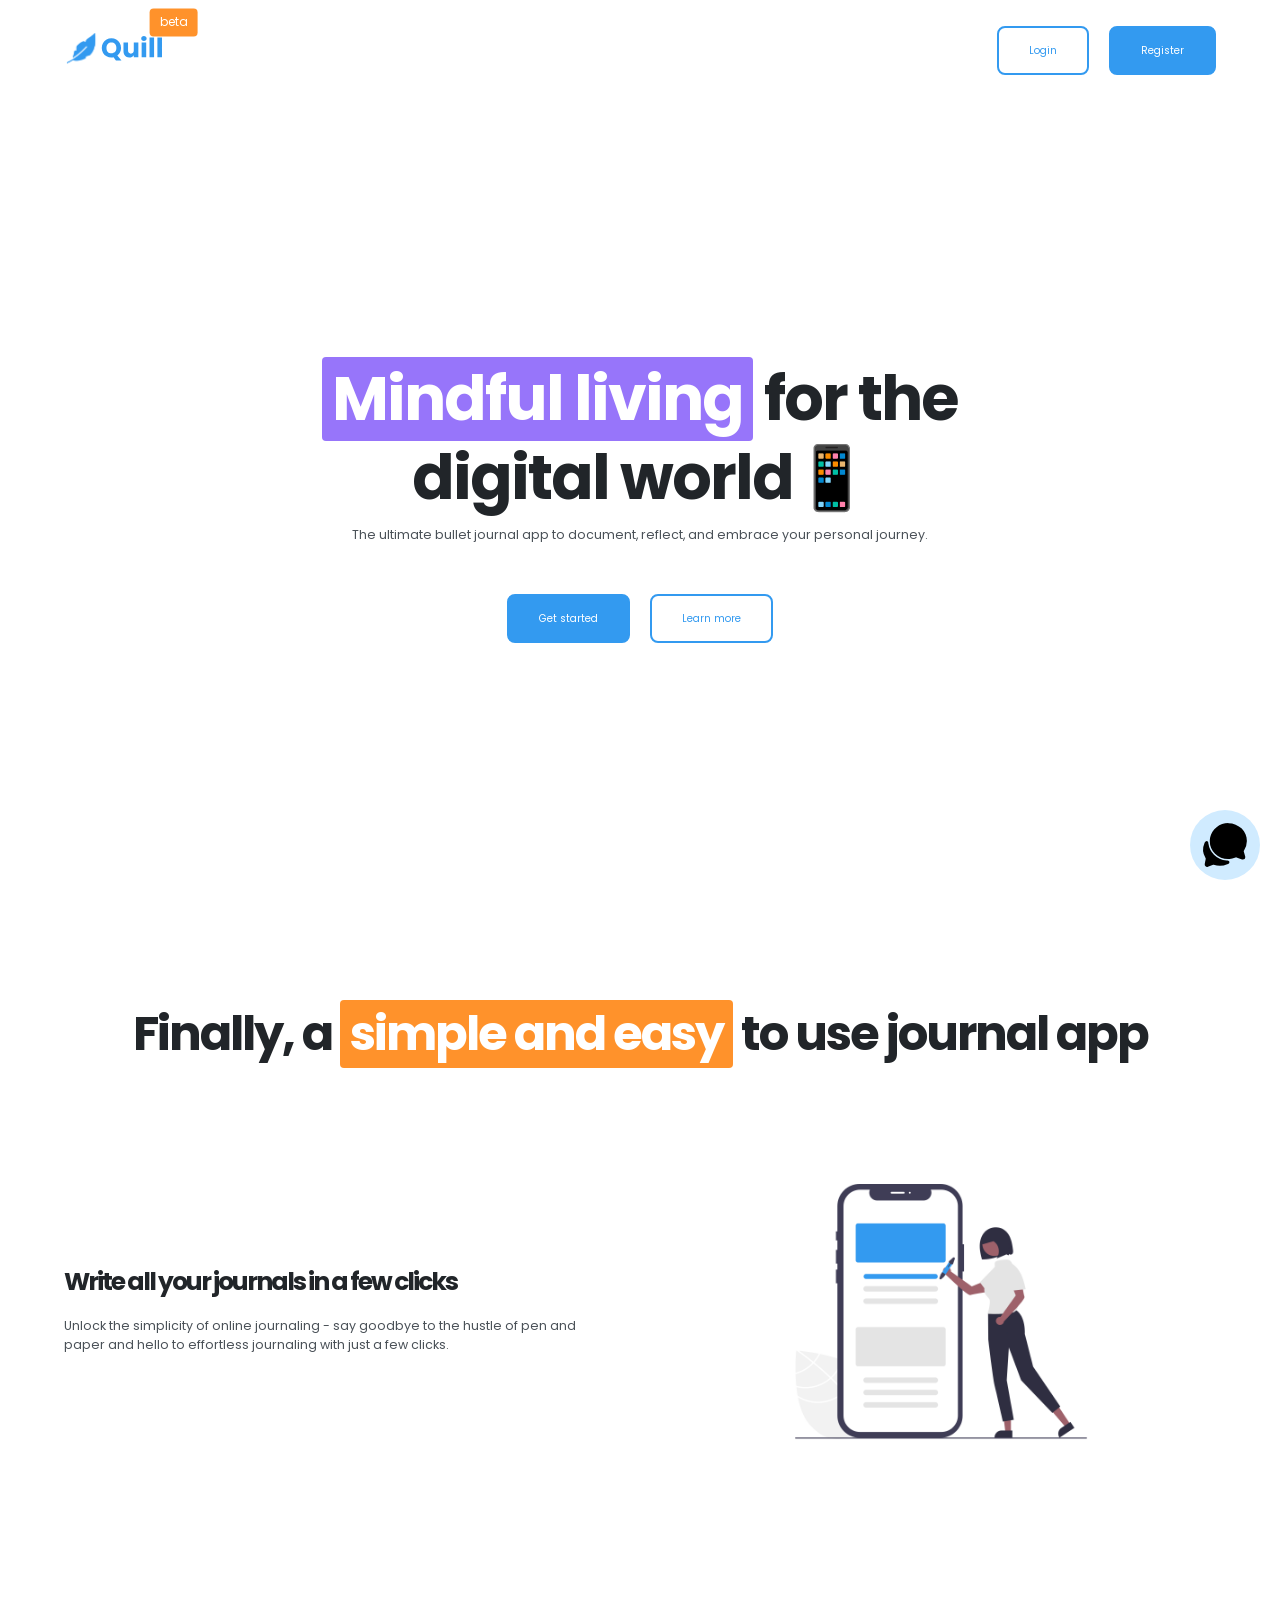
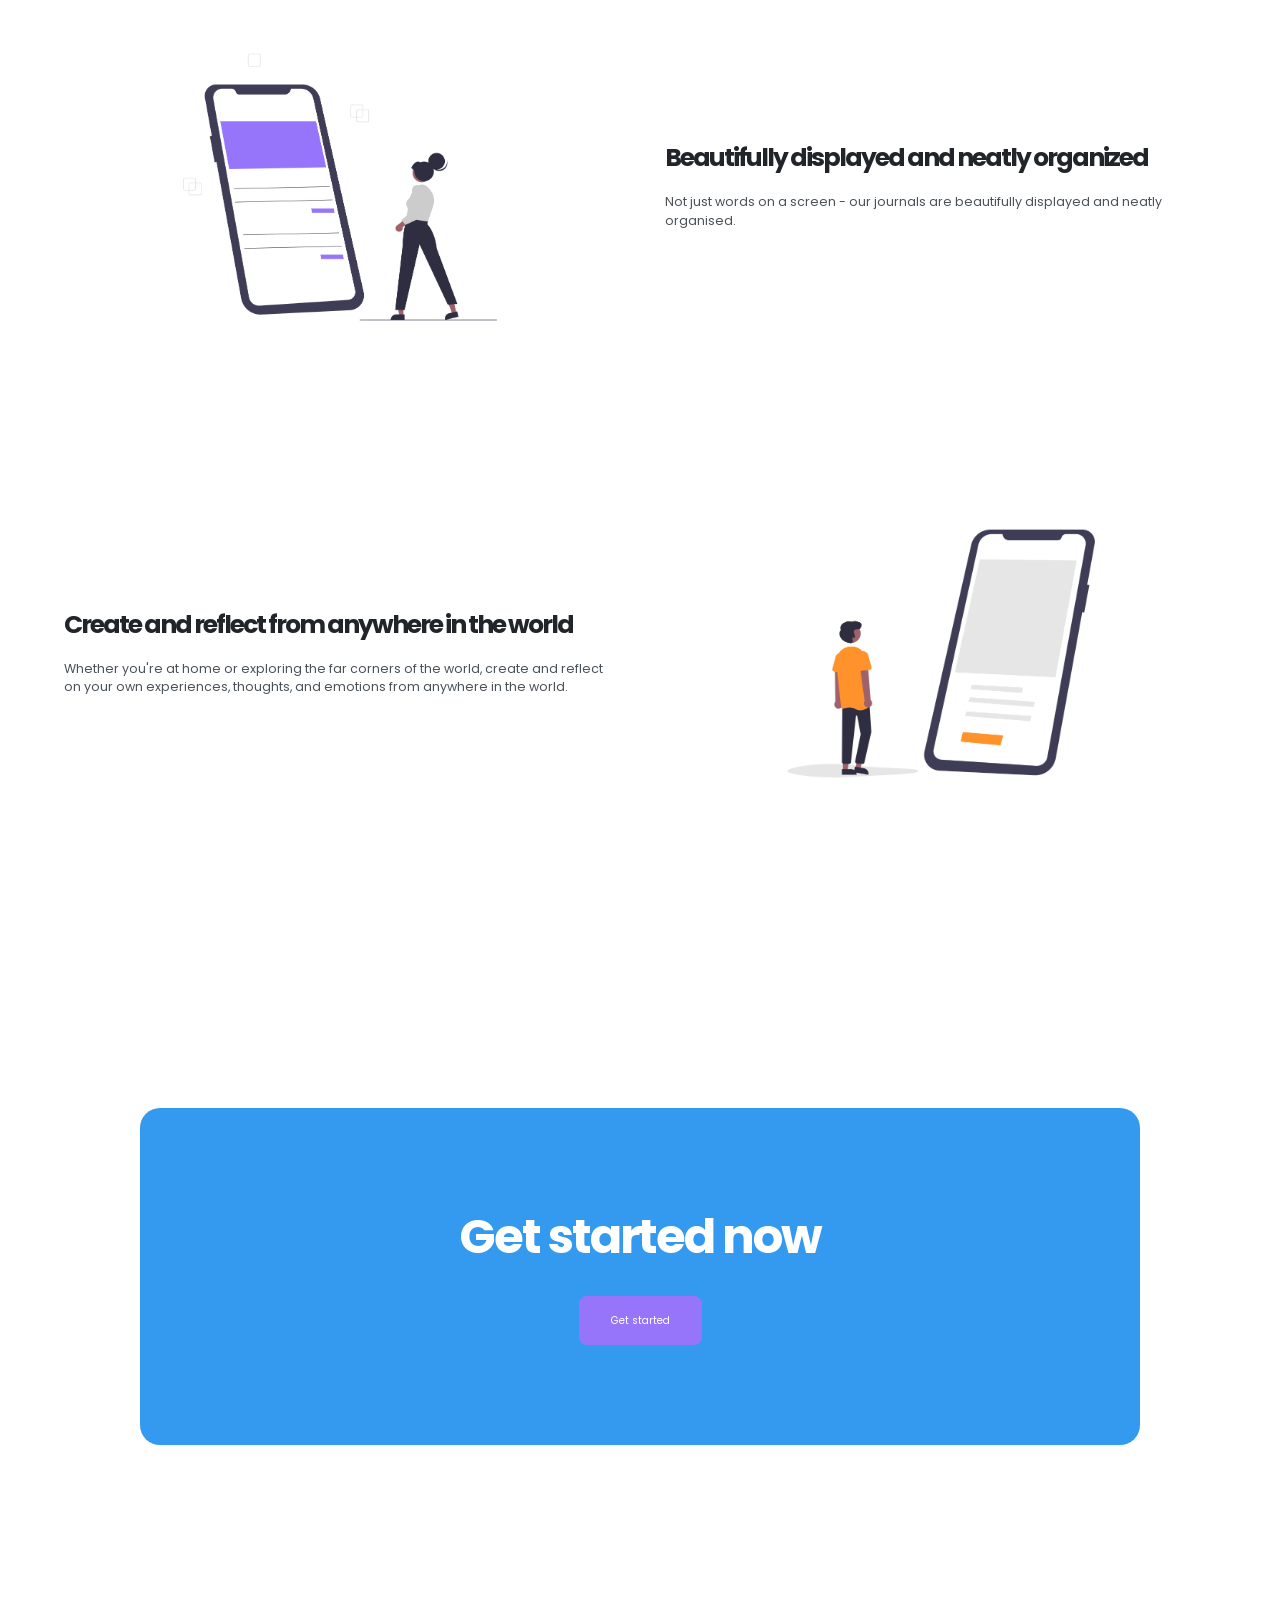
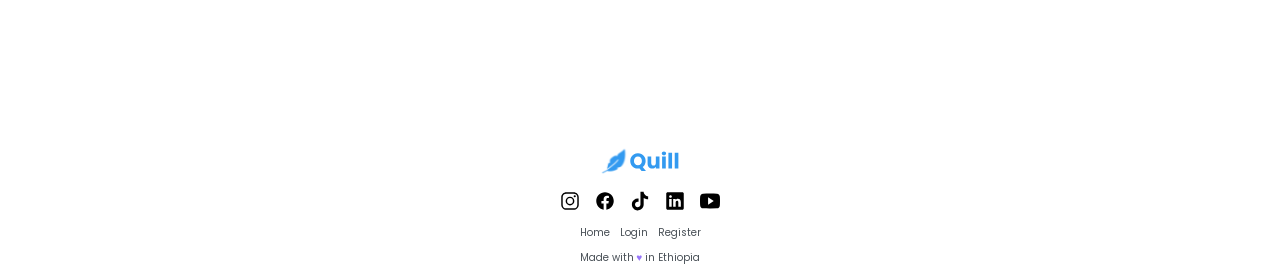
<file: index.html>
<!DOCTYPE html>
<html lang="en">
<head>
    <meta charset="UTF-8">
    <meta name="viewport" content="width=device-width, initial-scale=1.0">
    <link rel="preconnect" href="https://fonts.googleapis.com">
    <link rel="preconnect" href="https://fonts.gstatic.com" crossorigin>
    <link href="https://fonts.googleapis.com/css2?family=Inter:ital,opsz,wght@0,14..32,100..900;1,14..32,100..900&family=Poppins:ital,wght@0,100;0,200;0,300;0,400;0,500;0,600;0,700;0,800;0,900;1,100;1,200;1,300;1,400;1,500;1,600;1,700;1,800;1,900&display=swap" rel="stylesheet">
    <link rel="stylesheet" href="app.css">
    <link rel="stylesheet" href="queries.css"/>
    <link rel="icon" href="images/p.png" type="image/x-icon">
    <title>Quill</title>
</head>
<body>
    <div class="container">
        <header>

        <!-- NAVIGATION -->

        <nav class="navbar">
            <a class="beta" href="index.html"><img class="logo-md" src="images/quill.svg" alt="quill"></a>
            <ul class="nav-btn-container">
                <li><a class="btn btn-primary-outline" href="login.html">Login</a></li>
                <li><a class="btn btn-primary" href="register.html">Register</a></li>
            </ul>
        </nav>
        
        <!-- HERO SECTION -->

        <section class="hero-section">
            <h1 class="hero-heading"><span class="highlight highlight-secondary">Mindful living</span> for the <br class="hero-heading-break"> digital world📱</h1>
            <p class="hero-paragraph">The ultimate bullet journal app to document, reflect, and embrace your personal journey.</p>
            <ul class="hero-btn-container">
                <li><a class="btn btn-primary" href="register.html">Get started</a></li>
                <li><a class="btn btn-primary-outline" href="#features">Learn more</a></li>
            </ul>
        </section>
        </header>

        <main>

            <!-- FEATURES SECTION -->

            <section class="features-section">
                <h2 class="features-main-heading">Finally, a <span class="highlight highlight-tertiary">simple and easy</span> to use journal app</h2>
                <div class="features-grid-container">
                    <div>
                        <h3 class="features-headings">Write all your journals in a few clicks</h3>
                        <p>Unlock the simplicity of online journaling - say goodbye to the hustle of pen and paper and hello to effortless journaling with just a few clicks.</p>
                    </div>
                    <img class="features-img" src="images/features-1.png" alt="simple online journaling">
                    <div>
                    <h3 class="features-headings">Beautifully displayed and neatly organized</h3>
                    <p>Not just words on a screen - our journals are beautifully displayed and neatly organised.</p>
                    </div>
                    <img class="features-img features-img-swap-order" src="images/features-2.png" alt="beautifully displayed journals">
                    <div>
                        <h3 class="features-headings">Create and reflect from anywhere in the world</h3>
                        <p>Whether you're at home or exploring the far corners of the world, create and reflect on your own experiences, thoughts, and emotions from anywhere in the world.</p> 
                    </div>
                    <img class="features-img" src="images/features-3.png" alt="create journal">
                </div>
                
            </section>

            <!-- CTA SECTION -->

            <section class="cta-section">
                <div class="cta-card">
                    <h2 class="cta-heading">Get started now</h2>
                    <a class="btn btn-secondary" href="register.html">Get started</a>
                </div>
            </section>
        </main>
        

        <!-- FOOTER -->
         
        <footer class="footer">
            <a href="index.html"><img class="logo-sm" src="images/quill.svg" alt="quill"></a>
            <ul class="social-icons-container">
                <li><a href="https://instagram.com" aria-label="Follow Quill on Instagram"><img class="social-icons" src="images/instagram.svg" alt="instagram"></a></li>
                <li><a href="https://facebook.com" aria-label="Follow Quill on Facebook"><img   class="social-icons" src="images/facebook.svg" alt="facebook"></a></li>
                <li><a href="https://tiktok.com" aria-label="Follow Quill on TikTok"><img   class="social-icons" src="images/tiktok.svg" alt="tiktok"></a></li>
                <li><a href="https://linkedin.com" aria-label="Follow Quill on LinkedIn"><img   class="social-icons" src="images/linkedin.svg" alt="linkedin"></a></li>
                <li><a href="https://youtube.com" aria-label="Follow Quill on YouTube"><img class="social-icons" src="images/youtube.svg" alt="youtube"></a></li>
            </ul>
            <ul class="footer-links-container">
                <li><a href="index.html">Home</a></li>
                <li><a href="login.html">Login</a></li>
                <li><a href="register.html">Register</a></li>
            </ul>

            <p class="small-text">Made with <span class="heart-icon">♥</span> in Ethiopia</p>
        </footer>
    </div>
    <div class="chat-container">
        <img class="chat-icon" src="images/chat.svg" alt="chat icon">
    </div>
</body>
</html>
</file>
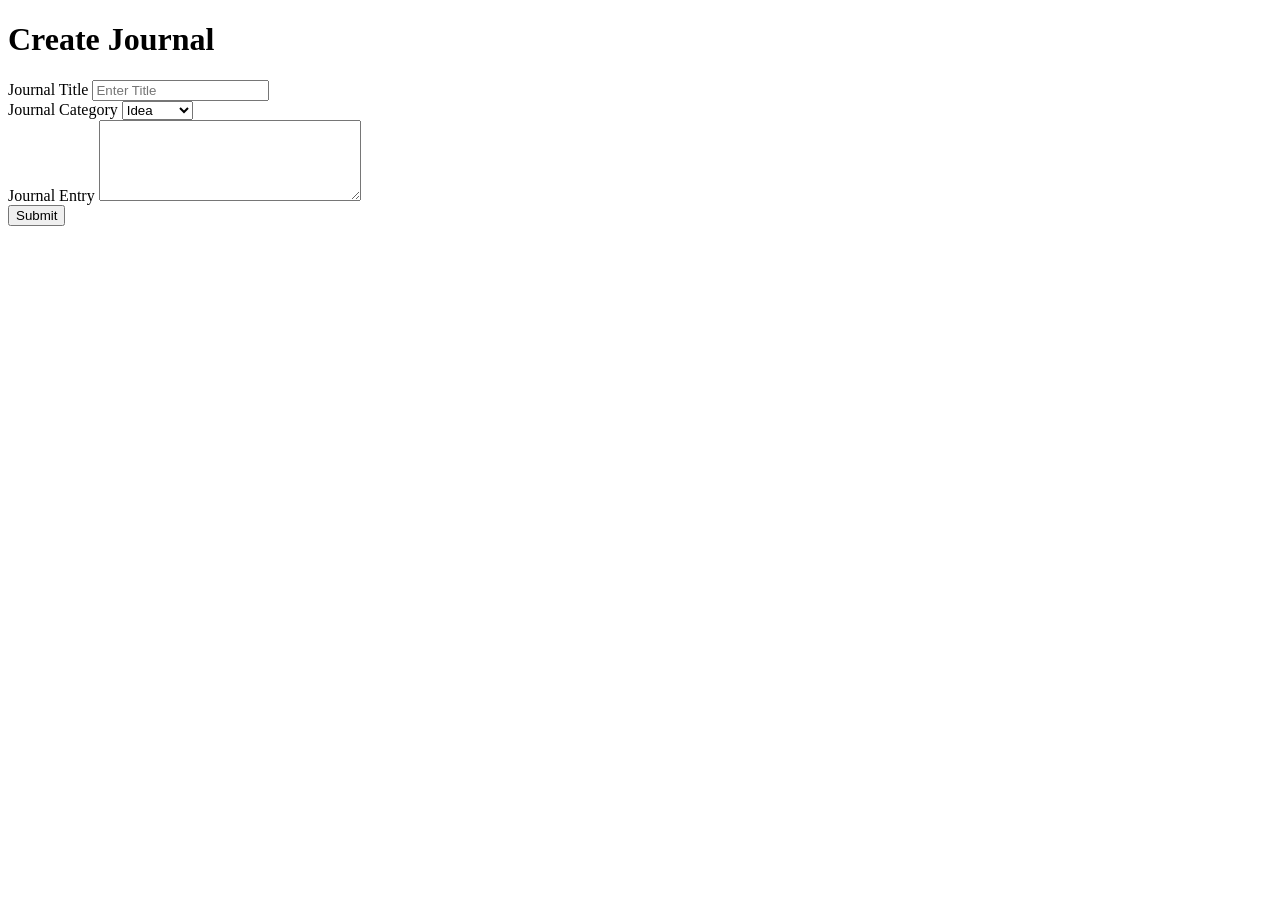
<file: create-journal.html>
<!DOCTYPE html>
<html lang="en">
<head>
    <meta charset="UTF-8">
    <meta name="viewport" content="width=device-width, initial-scale=1.0">
    <title>Create Journal</title>
</head>
<body>
    <h1>Create Journal</h1>
    
    <form action="/api/v1/journals" method="POST">
        <label for="main-title">Journal Title</label>
        <input id="main-title" type="text" name="title" placeholder="Enter Title" minlength="3" required>

        <br>

        <label for="journal-category">Journal Category</label>
        <select id="journal-category" name="category" required>
            <option value="idea">Idea</option>
            <option value="note">Note</option>
            <option value="goal">Goal</option>
            <option value="habit">Habit</option>
            <option value="memory">Memory</option>
            <option value="mood">Mood</option>
            <option value="event">Event</option>
            <option value="task">Task</option>
        </select>

        <br>

        <label for="journal-entry">Journal Entry</label>
        <textarea id="journal-entry" name="entry" cols="30" rows="5" minlength="10" required></textarea>

        <br>

        <button type="submit">Submit</button>

    </form>

</body>
</html>
</file>
<file: app.css>
/* 
---------- TYPOGRAPHY ----------


FONT SIZES
12px / 16px / 20px / 24px / 32px / 40px / 48px / 62px

FONT WEIGHTS
400 / 700

LINE HEIGHTS
1.2 / 1.5

LETTER SPACING
0 / -2px

FONT FAMILIY
Poppins

---------- COLORS ----------

PRIMARY
Base: #339af0 (Sky Blue)
Tint: #d0ebff (Arctic)
Shade: #1c7ed6 (Deep sea)

SECONDARY
Base: #9775fa (Lavender)
Tint: #e5dbff (Moonlight Iris)
Shade: #7048e8 (Velvet Night)

TERTIARY
Base: #ff922b (Pampkin)
Tint: #ffe8cc (Dawn)
Shade: #f76707 (Lava)

GREY
Base: #495057 (Slate)
Tint: #f1f3f5 (Pebble)
Shade: #212529 (Graphite)
White: #ffffff (White)
Black: #000000 (Black)

---------- BORDER RADIUS ----------

4px / 8px / 20px

---------- SPACING SYSTEM ----------

5px / 10px / 15px / 20px / 25px / 30px / 40px / 50px / 60px / 70px / 80px / 90px / 100px / 125px / 150px / 200px / 250px / 300px / 400px / 500px

*/

/* -------------------- GLOBAL STYLES -------------------- */

:root {
    /* FONT SIZE */
    --text-size-sm: 1.2rem;
    --text-size-base: 1.6rem;
    --text-paragraph: 1.25rem;
    --text-h5: 1.5rem;
    --text-h4: 2rem;
    --text-h3: 2.5rem;
    --text-h2: 4.8rem;
    --text-h1: 6.2rem;

    /* FONT WEIGHT */
    --font-weight-normal: 400;
    --font-weight-bold: 700;

    /* LINE HEIGHT */
    --line-height-tight: 1.2;
    --line-height-normal: 1.5;

    /* LETTER SPACING */
    --letter-spacing-tight: -2px;

    /* FONT FAMILY */
    --font-family: 'Poppins', sans-serif;

    /* COLORS */
    --primary-base: #339af0;
    --primary-tint: #d0ebff;
    --primary-shade: #1c7ed6;
    --secondary-base: #9775fa;
    --secondary-tint: #e5dbff;
    --secondary-shade: #7048e8;
    --tertiary-base: #ff922b;
    --tertiary-tint: #ffe8cc;
    --tertiary-shade: #f76707;
    --grey-base: #495057;
    --grey-tint: #f1f3f5;
    --grey-shade: #212529;
    --white: #ffffff;
    --black: #000000;

    /* MISCELLANEOUS */
    --nav-height: 100px; /*Update the value in the flexbox topic*/
}

* {
    box-sizing: border-box;
    margin: 0;
    padding: 0;
}

html {
    font-size: 62.5%;
    /* 10px / 16px = 62%.5 */
}

body {
    font-family: var(--font-family);
    font-weight: var(--font-weight-normal);
    line-height: var(--line-height-normal);
    color: var(--grey-base);
}

.container {
    max-width: 1200px;
    width: 90%;
    margin: 0 auto;
}

h1,h2,h3,h4,h5 {
    font-weight: var(--font-weight-bold);
    line-height: var(--line-height-tight);
    letter-spacing: var(--letter-spacing-tight);
    color: var(--grey-shade);
}

h1 {
    font-size: var(--text-h1);
}

h2 {
    font-size: var(--text-h2);
}

h3 {
    font-size: var(--text-h3);
}

h4 {
    font-size: var(--text-h4);
}

h5 {
    font-size: var(--text-h5);
}

p {
    font-size: var(--text-paragraph);
}

a {
    text-decoration: none;
    font-size: var(--text-base);
    display: inline-block;
}

a:link, a:visited, a:hover, a:active {
    color: var(--grey-base);
}

ul {
    list-style: none;
}

span {
    display: inline-block;
}

.small-text {
    font-size: var(--text-sm);
}

/* -------------------- COMPONENTS -------------------- */

.btn {
    font-size: var(--text-base);
    text-decoration: none;
    padding: 1.5rem 3rem;
    border-radius: 8px;
}

.btn-primary:link, .btn-primary:visited {
    color: var(--white);
   background-color: var(--primary-base);
   border: 2px solid var(--primary-base);
   transition: 0.5s; 
}

.btn-primary:hover, .btn-primary:active {
    color: var(--white);
    background-color: var(--primary-shade);
    border: 2px solid var(--primary-shade);
    transform: scale(1.05, 1.05);
    box-shadow: 0px 3px 6px 0px var(--grey-base);
}

.btn-primary-outline:link, .btn-primary-outline:visited {
    color: var(--primary-base);
    background-color: var(--white);
    border: 2px solid var(--primary-base);
    transition: 0.5s;
}

.btn-primary-outline:hover, .btn-primary-outline:active {
    color: var(--primary-shade);
    background-color: var(--white);
    border: 2px solid var(--primary-shade);
    transform: scale(1.05, 1.05);
    box-shadow: 0px 3px 6px 0px var(--grey-base);
}

.btn-secondary:link, .btn-secondary:visited {
    color: var(--white);
    background-color: var(--secondary-base);
    border: 2px solid var(--secondary-base);
    transition: 0.5s;
}

.btn-secondary:hover, .btn-secondary:active {
    color: var(--white);
    background-color: var(--secondary-shade);
    border: 2px solid var(--secondary-shade);
    transform: scale(1.05, 1.05);
    box-shadow: 0px 3px 6px 0px var(--grey-base);
}

.highlight {
    color: var(--white);
    padding: 0.5rem 1rem;
    border-radius: 4px;
}

.highlight-primary {
    background-color: var(--primary-base);
}

.highlight-secondary {
    background-color: var(--secondary-base);
}

.highlight-tertiary {
    background-color: var(--tertiary-base);
}

.logo-md {
    width: 100px;
}

.logo-sm {
    width: 80px;
}   

.chat-container {
    height: 7rem;
    width: 7rem;
    background-color: var(--primary-tint);
    border-radius: 50%;
    display: flex;
    justify-content: center;
    align-items: center;
    position: fixed;
    bottom: 2rem;
    right: 2rem;
}

.chat-icon {
    width: 5rem;
    height: 5rem;
}

.beta {
    position: relative;
}

.beta::after {
    content: 'beta';
    position: absolute;
    top: 0;
    right: 0;
    font-size: 1.2rem;
    background-color: var(--tertiary-base);
    padding: 0.5rem 1rem;
    border-radius: 4px;
    color: var(--white);
    transform: translate(70%, -70%);
}

/* -------------------- SECTIONS -------------------- */

/* ----- NAVBAR ----- */

.navbar {
    height: var(--nav-height);
    display: flex;
    justify-content: space-between;
    align-items: center;
}

.nav-btn-container {
    display: flex;
    gap: 2rem;
}

/* ----- HERO SECTION ----- */

.hero-section {
    height: calc(100vh - var(--nav-height));
    min-height: 400px;
    margin-bottom: 10rem;
    display: flex;
    flex-direction: column;
    justify-content: center;
    align-items: center;
}

.hero-heading {
    margin-bottom: 1rem;
    text-align: center;
}

.hero-paragraph {
    margin-bottom: 5rem;
    text-align: center;
}

.hero-btn-container {
    display: flex;
    gap: 2rem;
}

/* ----- FEATURES SECTION ----- */

.features-section {
    margin-bottom: 30rem;
}

.features-main-heading {
    text-align: center;
    margin-bottom: 8rem;
}

.features-grid-container {
    display: grid;
    grid-template-columns: 1fr 1fr;
    row-gap: 15rem;
    column-gap: 5rem;
    justify-items: center;
    align-items: center;
}

.features-img-swap-order {
    grid-row: 2 / 3;
    grid-column: 1 / 2;
}

.features-headings {
    margin-bottom: 2rem;
}

.features-img {
    max-width: 400px;
    width: 100%;
}

/* ----- CTA SECTION ----- */

.cta-section {
    margin-bottom: 30rem;
    display: flex;
    justify-content: center;
}

.cta-card {
    text-align: center;
    background-color: var(--primary-base);
    max-width: 1000px;
    width: 100%;
    padding: 10rem 20rem;
    border-radius: 20px;
}

.cta-heading {
    margin-bottom: 3rem;
    color: var(--white);
}

/* ----- FOOTER ----- */

.footer {
    display: flex;
    flex-direction: column;
    align-items: center;
    gap: 1rem;
}

.social-icons-container {
    display: flex;
    gap: 1.5rem;
}

.footer-links-container {
    display: flex;
    gap: 1rem;
}

.social-icons {
    width: 20px;
}

.heart-icon {
    color: var(--secondary-base);
}
</file>
<file: queries.css>
/* LG - SMALL LAPTOPS: 1024PX - 1280PX */

@media (max-width: 72rem) {
    /* 1150px / 16px = 72m */
    /* 72rem * 16px = 1152px */

    html {
        font-size: 56.25%;
        /* 9px / 16px = 56.25% */
    }

    .features-grid-container {
        column-gap: 2rem;
    }

    .cta-section {
        margin-bottom: 20rem;
    }
}

/* MD- TABLETS: 768px - 1024px */

@media (max-width: 51rem) {
    /* 815px / 16px = 51rem */
    /* 51rem * 16px = 816px */

    html {
        font-size: 50%;
        /* 8px / 16px = 50% */
    }
}

/* SM - PHONE LANDSCAPE: 576px - 768px */

@media (max-width: 43rem) {
    /* 690px / 16px = 43rem */
    /* 43rem * 16px = 688px */

    html {
        font-size: 43.75%;
        /* 7px / 16px = 43.75% */
    }

    .cta-card {
        padding: 8rem 16rem;
    }

    .features-section {
        margin-bottom: 20rem;
    }

    .features-grid-container {
        row-gap: 5rem;
        column-gap: 0.5rem;
    }
}

/* XS - PHONE PORTRAIT: < 576px */

@media (max-width: 34rem) {
    /* 540px / 16px = 34rem */
    /* 34rem * 16px = 544px */

    html {
        font-size: 37.5%;
        /* 6px / 16px = 37.5% */
    }

    .hero-heading-break {
        display: none;
    }

    .hero-section {
        height: auto;
    }

    .features-grid-container {
        grid-template-columns: 1fr;
    }

    .features-img-swap-order {
        grid-row: auto;
        grid-column: auto;
    }
    
    .cta-card {
        padding: 8rem 6rem;
    }
}
</file>
